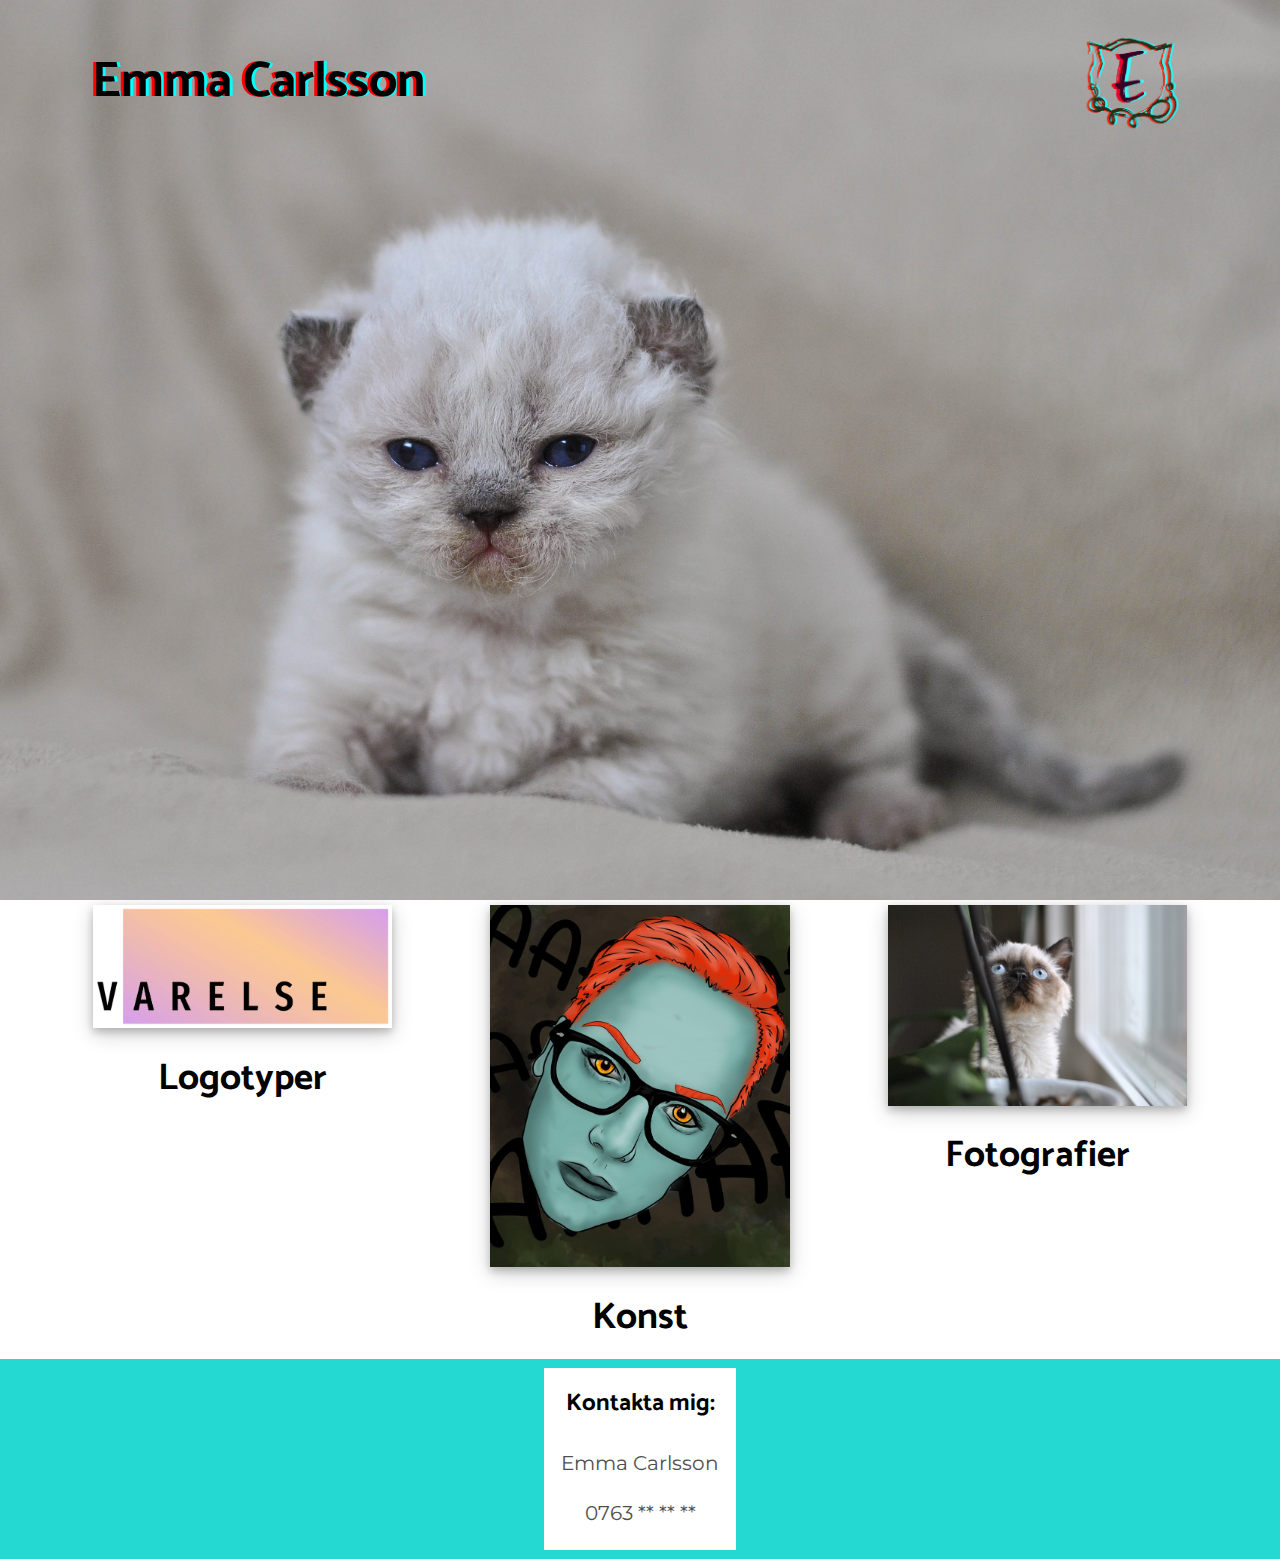
<file: index.html>
<!DOCTYPE html>
<html lang="sv">
<head>
  <meta name="viewport" content="width=device-width, initial-scale=1, minimum-scale=1">
  <meta charset="utf-8">
  <title>Emma Carlssons portfolio</title>
    <link href="https://fonts.googleapis.com/css?family=Catamaran|Montserrat:300" rel="stylesheet">
    <link rel="stylesheet" href="./normalize.css" type="text/css">
    <link rel="stylesheet" href="./styles.css" type="text/css">
</head>

<body>
  <!--Parallaxscrollning bgimg-1-->
  <div class="bgimg-1">
    <div class="container3">
      <h1 class="anaglyph center">Emma Carlsson</h1>
      <a href="./index.html">
        <img class="imgbox4 scale bounceInLeft" src="./images/emma1.png"/>
      </a>
    </div>
  </div>

<div class="container2">
  <div class="box">
    <div class="innerbox">
      <a href="./logo.html">
        <img class="imgbox shadow-grey scale2" src="./images/varelse1.jpg" alt="Logotyp Varelse podcast"/>
      </a>
    </div>
    <div class="innerbox">
      <a href="./logo.html">
        <h2>Logotyper</h2>
      </a>
    </div>
  </div>

  <div class="box">
    <div class="innerbox">
      <a href="./art.html">
        <img class="imgbox shadow-grey scale2" src="./images/sjp15.jpg" alt="Självporträtt"/>
      </a>
    </div>
    <div class="innerbox">
      <a href="./art.html">
        <h2>Konst</h2>
      </a>
    </div>
  </div>

  <div class="box">
    <div class="innerbox">
      <a href="./photo.html">
        <img class="imgbox shadow-grey scale2" src="./images/maggan.jpg" alt="Selkirk Rex Shorthair"/>
      </a>
    </div>
    <div class="innerbox">
      <a href="./photo.html">
        <h2>Fotografier</h2>
      </a>
  </div>
</div>
</div>

<div class="container bgcol1">
  <div class="inner-container">
    <h3>Kontakta mig:</h3>
      <p>Emma Carlsson</p>
      <p>0763 ** ** **</p>
  </div>
</div>

</body>

</html>
</file>
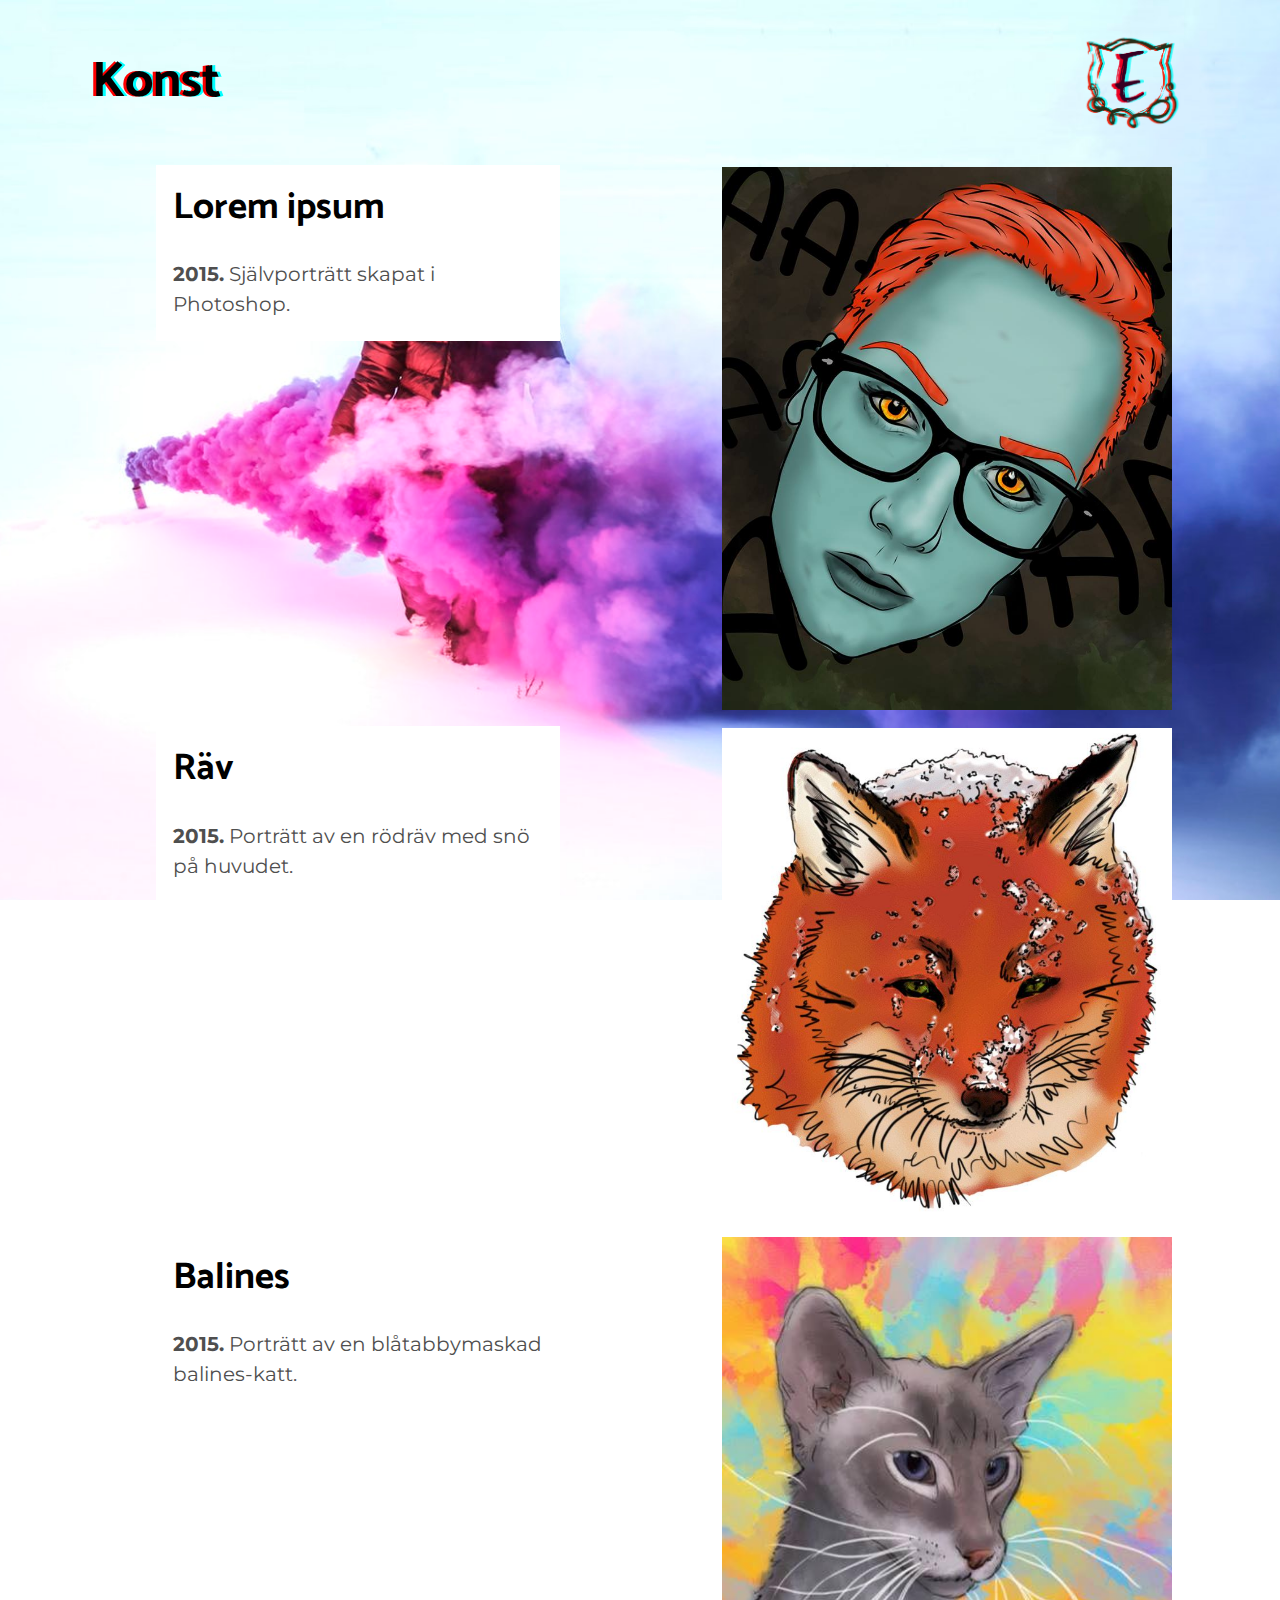
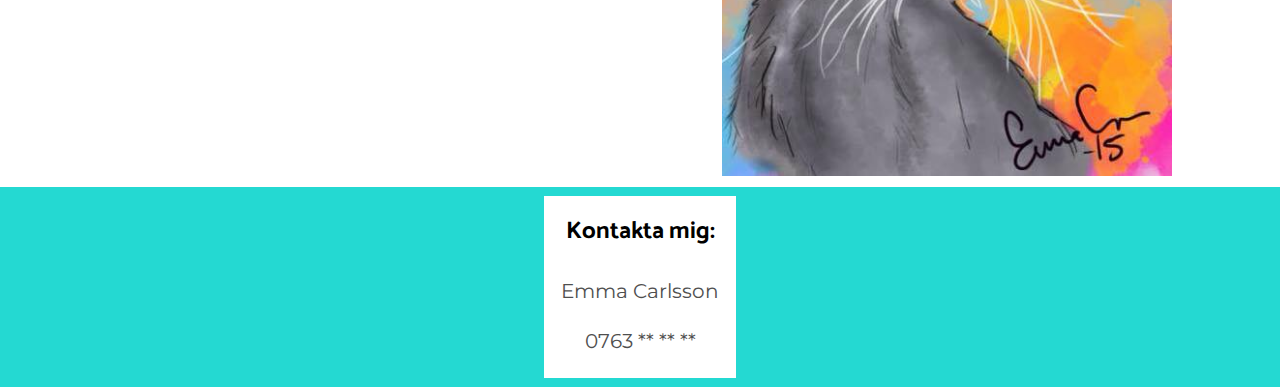
<file: art.html>
<!DOCTYPE html>
<html lang="sv">
<head>
  <meta name="viewport" content="width=device-width, initial-scale=1, minimum-scale=1">
  <meta charset="utf-8">
    <title>Emma Carlssons portfolio</title>
  <style>
    @import url('https://fonts.googleapis.com/css?family=Catamaran|Montserrat:300');
  </style>
    <link rel="stylesheet" href="./normalize.css" type="text/css">
    <link rel="stylesheet" href="./styles.css" type="text/css">
</head>

<body>
  <!--Parallaxscrollning bgimg-1-->
<div class="bgimg-4">
    <div class="container3">
      <h1 class="anaglyph">Konst</h1>
        <a href="./index.html">
          <img class="imgbox4 scale" src="./images/emma1.png"/>
        </a>
    </div>

  <div class="container2">
    <div class="box2 inner-container">
      <h2>Lorem ipsum</h2>
      <p><b>2015.</b> Självporträtt skapat i Photoshop.</p>
    </div>
    <div class="box2 inner-container2">
      <img class="imgbox2" src="./images/sjp15.jpg" alt="Självporträtt"/>
    </div>
  </div>
  <div class="container2">
    <div class="box2 inner-container">
      <h2>Räv</h2>
      <p><b>2015.</b> Porträtt av en rödräv med snö på huvudet.</p>
    </div>
    <div class="box2 inner-container2">
      <img class="imgbox2" src="./images/fox.jpg"/>
    </div>
  </div>
  <div class="container2">
    <div class="box2 inner-container">
      <h2>Balines</h2>
      <p><b>2015.</b> Porträtt av en blåtabbymaskad balines-katt.</p>
    </div>
    <div class="box2 inner-container2">
      <img class="imgbox2" src="./images/balines.jpg"/>
    </div>
  </div>
</div>

<div class="container bgcol1">
  <div class="inner-container">
    <h3>Kontakta mig:</h3>
      <p>Emma Carlsson</p>
      <p>0763 ** ** **</p>
  </div>
</div>


</body>
</file>
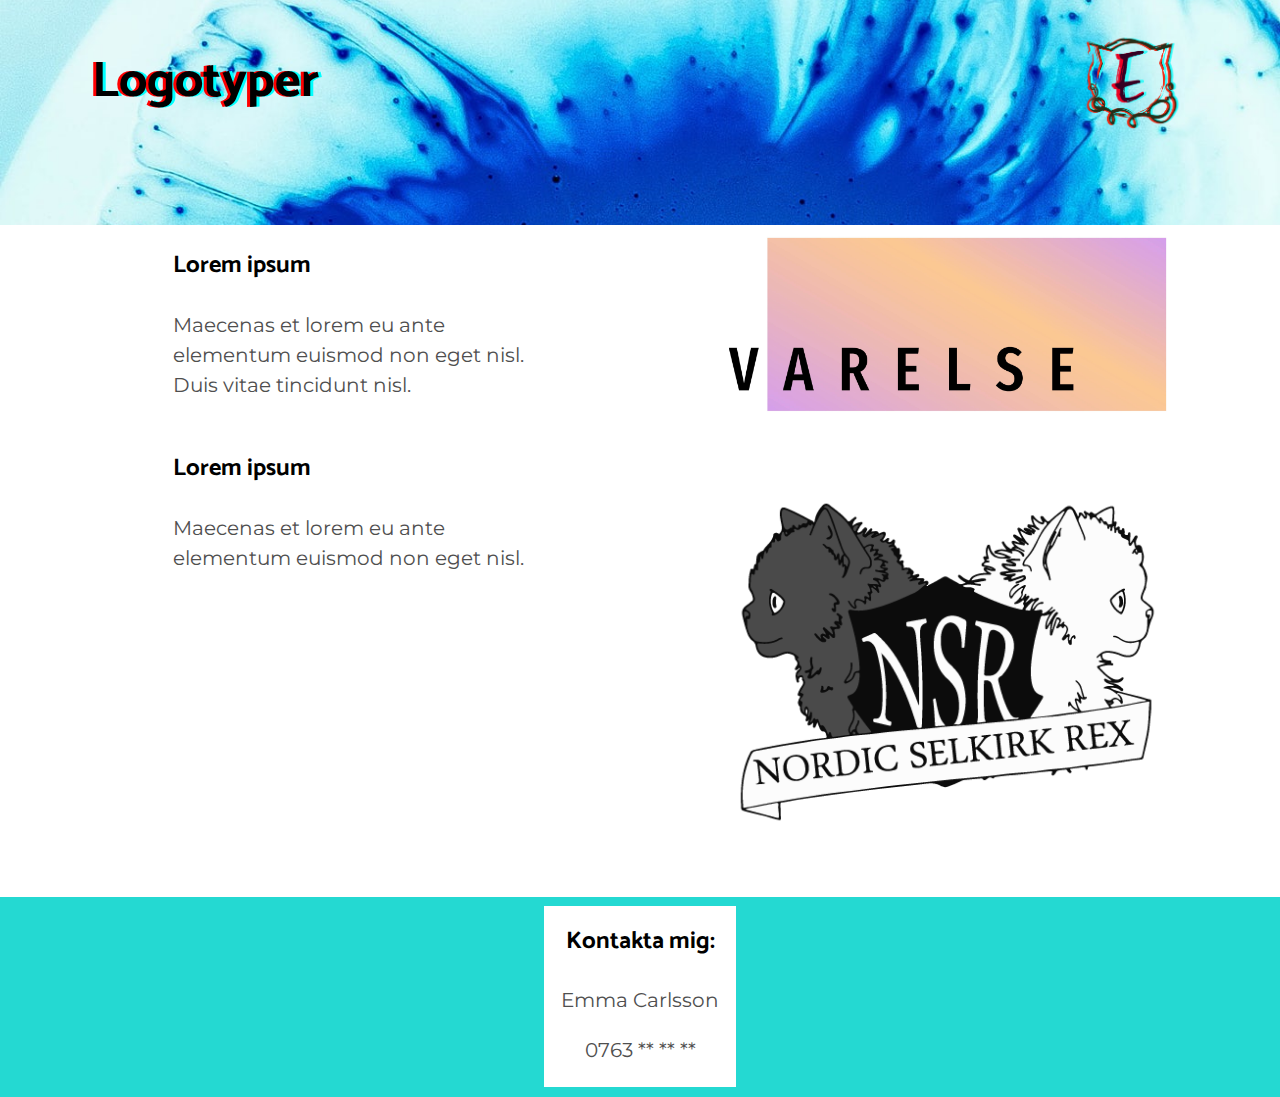
<file: logo.html>
<!DOCTYPE html>
<html lang="sv">
<head>
  <meta name="viewport" content="width=device-width, initial-scale=1, minimum-scale=1">
  <meta charset="utf-8">
  <title>Emma Carlssons portfolio</title>
<style>
  @import url('https://fonts.googleapis.com/css?family=Catamaran|Montserrat:300');
</style>
    <link rel="stylesheet" href="./normalize.css" type="text/css">
    <link rel="stylesheet" href="./styles.css" type="text/css">
</head>

<body>
  <!--Parallaxscrollning bgimg-1-->
  <div class="bgimg-2">
    <div class="container3">
      <h1 class="anaglyph center">Logotyper</h1>
      <a href="./index.html">
        <img class="imgbox4 scale" src="./images/emma1.png"/>
      </a>
    </div>
  </div>

  <div class="container2">
    <div class="box2 inner-container">
      <h3>Lorem ipsum</h3>
      <p>Maecenas et lorem eu ante elementum euismod non eget nisl. Duis vitae tincidunt nisl.</p>
    </div>
    <div class="box2 inner-container">
      <img class="imgbox2" src="./images/varelse1.jpg"/>
    </div>
  </div>
  <div class="container2">
    <div class="box2 inner-container">
      <h3>Lorem ipsum</h3>
      <p>Maecenas et lorem eu ante elementum euismod non eget nisl.</p>
    </div>
    <div class="box2 inner-container">
      <img class="imgbox2" src="./images/nsr-logo.png"/>
    </div>
  </div>

  <div class="container bgcol1">
    <div class="inner-container">
      <h3>Kontakta mig:</h3>
        <p>Emma Carlsson</p>
        <p>0763 ** ** **</p>
    </div>
  </div>


</body>
</file>
<file: styles.css>
html, body {
  height: 100%;
  margin: 0;
  padding: 0;
}

h1 {
  color: #000000;
  font-family: 'Catamaran', sans-serif;
  font-size: 25px;
  padding-top: 20px;
  padding-right: 15px;
  padding-left: 15px;
  padding-bottom: 15px;
}

h2 {
  color: #000000;
  font-family: 'Catamaran', sans-serif;
  font-size: 15px;
  margin: 0 auto;
  padding-top: 20px;
  padding-right: 15px;
  padding-left: 15px;
  padding-bottom: 15px;
}
h3 {
  color: #000000;
  font-family: 'Catamaran', sans-serif;
  font-size: 13px;
  margin: 0 auto;
  padding-top: 20px;
  padding-right: 15px;
  padding-left: 15px;
  padding-bottom: 15px;
}

p {
  color: #4f4f4f;
  font-family: 'Montserrat', sans-serif;
  font-size: 11px;
  margin: 15px;
  margin-bottom: 20px;
  line-height: 1.5;
}

a {
  color: #f90e3a;
  font-family: sans-serif;
  text-decoration: none;
}

.right {
  text-align: right;
  padding-right: 45px;
}
.center {
  text-align: center;
  padding-top: 20px;
}

.anaglyph {
  text-shadow: -0.06em 0 red, 0.06em 0 cyan;
}
.anaglyph-lilac {
  text-shadow: -0.06em 0 #c04f8c, 0.06em 0 #e4fc85;
}

.scale:hover {
  transform: scale(1.4);
}
.scale2:hover {
  transform: scale(1.1);
}

.shadow-grey {
    box-shadow: 0 4px 8px 0 rgba(0, 0, 0, 0.2), 0 6px 20px 0 rgba(0, 0, 0, 0.19)
}

.opac0-7 {
  opacity: 0.7;
}
.opac0-9 {
  opacity: 0.9;
}

  .container {
    /*flexbox*/
    display: flex;
    justify-content: space-evenly;
    align-items: center;
  }
  .container2 {
    display: flex;
    flex: auto;
    flex-flow: row wrap;
    justify-content: space-evenly;
    align-items: flex-start;
  }
  .container3 {
    display: flex;
    max-width: 88%;
    justify-content: space-between;
    align-items: center;
    margin: auto;
  }
  .inner-container {
    background-color: white;
    padding: 2px;
    margin-top: 15px;
    margin-left: auto;
    margin-right: auto;
    margin-bottom: 15px;
    }
    .inner-container2 {
      padding: 2px;
      margin-top: 15px;
      margin-left: auto;
      margin-right: auto;
      margin-bottom: 15px;
      }
  }
  .box {
    display: flex;
    flex-flow: column;
    margin: 5px;
  }
  .box2 {
    flex-flow: row;
    margin: 5px;
    max-width: 400px;
  }
  .innerbox {
    display: flex;
    flex-flow: row;
    justify-content: center;
    margin: 5px;
  }
  .imgbox {
    max-width: 300px;
  }
  .imgbox2 {
    max-width: 250px;
  }
  .imgbox3 {
    max-height: 150px;
  }
  .imgbox4 {
    max-width: 50px;
    padding: 20px;
    float: right;
  }

  .hero {
    background-image: url(./images/hex.jpg);
    background-size: cover;
    background-position: center;
    height: 600px;
  }

  .bgdef {
    background-image: url();
    background-size: 100% 100%;
    background-repeat: no-repeat;
  }

  .bgimg-1, .bgimg-2, .bgimg-3, .bgimg-4, .bgimg-5 {
    background-position: center;
    background-repeat: no-repeat;
    background-size: cover;
  }
  .bgimg-1 {
    background-image: url(./images/hex.jpg);
    min-height: 100%;
  }
  .bgimg-2 {
    background-image: url(./images/scatter.jpeg);
    min-height: 25%;
  }
  .bgimg-3 {
    background-image: url(./images/sjp15.jpg);
    min-height: 25%;
  }
  .bgimg-4 {
    background-image: url(./images/smoke.jpeg);
    min-height: 100%;
  }
  .bgimg-5 {
    background-image: url(./images/blue.jpg);
    min-height: 25%;
    opacity: 1;
  }

  .bgcol1 {
    width: 100%;
    height: 200px;
    text-align: center;
    background-image;
    background-color: #24D9D2;
  }
/* A N I M A T I O N start */

  .bounceInLeft {
    animation-name: bounceInLeft;
    animation-duration: 2s;
    animation-delay: 0.3s;
  }

  @-webkit-keyframes bounceInLeft {
    from,
    60%,
    75%,
    90%,
    to {
      -webkit-animation-timing-function: cubic-bezier(0.215, 0.61, 0.355, 1);
      animation-timing-function: cubic-bezier(0.215, 0.61, 0.355, 1);
    }

    0% {
      opacity: 0;
      -webkit-transform: translate3d(-3000px, 0, 0);
      transform: translate3d(-3000px, 0, 0);
    }

    60% {
      opacity: 1;
      -webkit-transform: translate3d(25px, 0, 0);
      transform: translate3d(25px, 0, 0);
    }

    75% {
      -webkit-transform: translate3d(-10px, 0, 0);
      transform: translate3d(-10px, 0, 0);
    }

    90% {
      -webkit-transform: translate3d(5px, 0, 0);
      transform: translate3d(5px, 0, 0);
    }

    to {
      -webkit-transform: translate3d(0, 0, 0);
      transform: translate3d(0, 0, 0);
    }
  }

  @keyframes bounceInLeft {
    from,
    60%,
    75%,
    90%,
    to {
      -webkit-animation-timing-function: cubic-bezier(0.215, 0.61, 0.355, 1);
      animation-timing-function: cubic-bezier(0.215, 0.61, 0.355, 1);
    }

    0% {
      opacity: 0;
      -webkit-transform: translate3d(-3000px, 0, 0);
      transform: translate3d(-3000px, 0, 0);
    }

    60% {
      opacity: 1;
      -webkit-transform: translate3d(25px, 0, 0);
      transform: translate3d(25px, 0, 0);
    }

    75% {
      -webkit-transform: translate3d(-10px, 0, 0);
      transform: translate3d(-10px, 0, 0);
    }

    90% {
      -webkit-transform: translate3d(5px, 0, 0);
      transform: translate3d(5px, 0, 0);
    }

    to {
      -webkit-transform: translate3d(0, 0, 0);
      transform: translate3d(0, 0, 0);
    }
  }

  .bounceInLeft {
    -webkit-animation-name: bounceInLeft;
    animation-name: bounceInLeft;
  }
/* A N I M A T I ON slut */

/*SKÄRMUPPLÖSNINGAR OSV*/

  @media only screen and (min-width: 760px) {
  h1 {
    font-size: 40px;
  }
  h2 {
    font-size: 30px;
  }
  h3 {
    font-size: 18px;
  }
  p {
    font-size: 15px;
  }
  .imgbox2 {
    max-width: 350px;
  }
  .imgbox3 {
    max-height: 250px;
  }
  .imgbox4 {
    max-width: 80px;
  }

  }
  @media only screen and (min-width: 1240px) {
  h1 {
    font-size: 50px;
  }
  h2 {
    font-size: 37px;
  }
  h3 {
    font-size: 24px;
  }
  p {
    font-size: 20px;
  }
  .imgbox2 {
    max-width: 450px;
  }
  .imgbox4 {
    max-width: 100px;
  }
  .bgimg-1, .bgimg-2, .bgimg-3, .bgimg-4, .bgimg-5{
    position: relative;
    opacity: inherit;
    background-attachment: fixed;
    background-position: center;
    background-repeat: no-repeat;
    background-size: cover;
  }

  }
</file>
